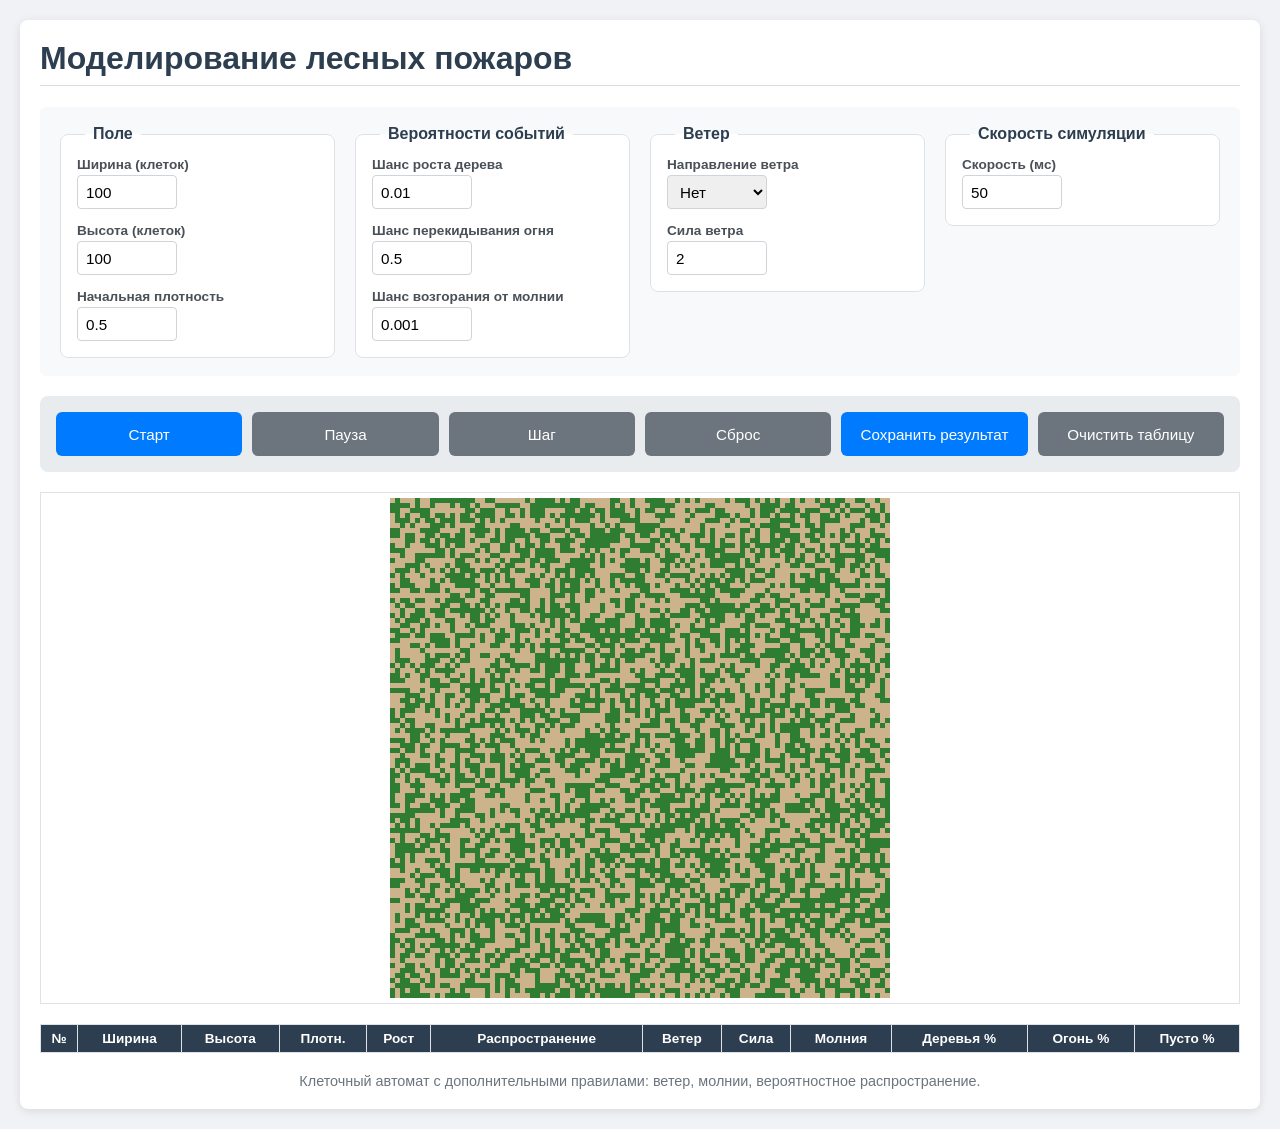
<file: lab03/index.html>
<!doctype html>
<html lang="ru">
  <head>
    <meta charset="UTF-8" />
    <meta name="viewport" content="width=device-width, initial-scale=1.0" />
    <title>Лесные пожары (клеточный автомат)</title>
    <link rel="stylesheet" href="style.css" />
  </head>
  <body>
    <div class="container">
      <h1>Моделирование лесных пожаров</h1>
      <!-- Панель параметров -->
      <div class="params">
        <!-- Группа параметров для лесного поля -->
        <fieldset class="param-group">
          <legend>Поле</legend>

          <div class="param-item">
            <label>Ширина (клеток)</label>
            <input type="number" id="width" value="100" min="10" max="500" />
          </div>
          <div class="param-item">
            <label>Высота (клеток)</label>
            <input type="number" id="height" value="100" min="10" max="500" />
          </div>
          <div class="param-item">
            <label>Начальная плотность</label>
            <input
              type="number"
              id="density"
              value="0.5"
              min="0"
              max="1"
              step="0.01"
            />
          </div>
        </fieldset>
        <!-- Группа параметров для вероятностей событий -->
        <fieldset class="param-group">
          <legend>Вероятности событий</legend>

          <div class="param-item">
            <label>Шанс роста дерева</label>
            <input
              type="number"
              id="growProb"
              value="0.01"
              min="0"
              max="1"
              step="0.001"
            />
          </div>
          <div class="param-item">
            <label>Шанс перекидывания огня</label>
            <input
              type="number"
              id="spreadProb"
              value="0.5"
              min="0"
              max="1"
              step="0.01"
            />
          </div>
          <div class="param-item">
            <label>Шанс возгорания от молнии</label>
            <input
              type="number"
              id="lightningProb"
              value="0.001"
              min="0"
              max="1"
              step="0.0001"
            />
          </div>
        </fieldset>
        <!-- Группа параметров для поведения ветра -->
        <fieldset class="param-group">
          <legend>Ветер</legend>

          <div class="param-item">
            <label>Направление ветра</label>
            <select id="windDir">
              <option value="none">Нет</option>
              <option value="N">Север</option>
              <option value="S">Юг</option>
              <option value="W">Запад</option>
              <option value="E">Восток</option>
            </select>
          </div>
          <div class="param-item">
            <label>Сила ветра</label>
            <input
              type="number"
              id="windFactor"
              value="2"
              min="1"
              max="10"
              step="0.5"
            />
          </div>
        </fieldset>
        <!-- Группа параметров для управления симуляцией -->
        <fieldset class="param-group">
          <legend>Скорость симуляции</legend>

          <div class="param-item">
            <label>Скорость (мс)</label>
            <input
              type="number"
              id="speed"
              value="50"
              min="10"
              max="1000"
              step="10"
            />
          </div>
        </fieldset>
      </div>

      <!-- Панель управления симуляцией -->
      <div class="controls">
        <button id="startBtn" class="btn-primary">Старт</button>
        <button id="pauseBtn" class="btn-secondary">Пауза</button>
        <button id="stepBtn" class="btn-secondary">Шаг</button>
        <button id="resetBtn" class="btn-secondary">Сброс</button>
        <button id="saveBtn" class="btn-primary">Сохранить результат</button>
        <button id="clearTableBtn" class="btn-secondary">
          Очистить таблицу
        </button>
      </div>
      <!-- Канвас для визуализации -->
      <div class="canvas-container">
        <canvas id="forestCanvas"></canvas>
      </div>
      <!-- Таблица для отображения результатов -->
      <div class="table-container">
        <table id="resultsTable">
          <thead>
            <tr>
              <th>№</th>
              <th>Ширина</th>
              <th>Высота</th>
              <th>Плотн.</th>
              <th>Рост</th>
              <th>Распространение</th>
              <th>Ветер</th>
              <th>Сила</th>
              <th>Молния</th>
              <th>Деревья %</th>
              <th>Огонь %</th>
              <th>Пусто %</th>
            </tr>
          </thead>
          <tbody id="tableBody"></tbody>
        </table>
      </div>

      <div class="footer">
        Клеточный автомат с дополнительными правилами: ветер, молнии,
        вероятностное распространение.
      </div>
    </div>
    <script src="main.js"></script>
  </body>
</html>
</file>
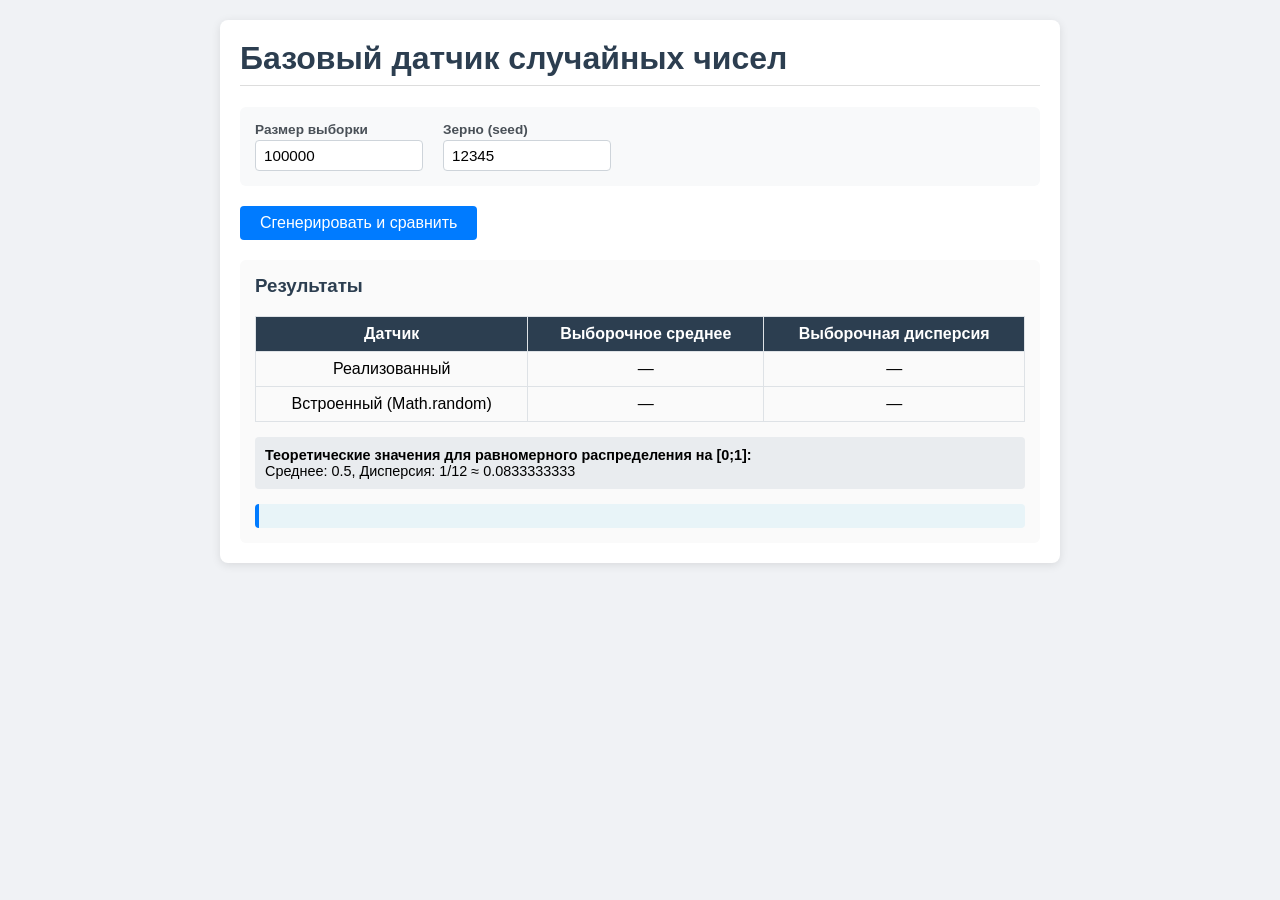
<file: lab04/index.html>
<!doctype html>
<html lang="ru">
  <head>
    <meta charset="UTF-8" />
    <meta name="viewport" content="width=device-width, initial-scale=1.0" />
    <title>Базовый датчик случайных чисел</title>
    <link rel="stylesheet" href="style.css" />
  </head>
  <body>
    <div class="container">
      <h1>Базовый датчик случайных чисел</h1>
      <div class="params">
        <div class="param-item">
          <label>Размер выборки</label>
          <input
            type="number"
            id="sampleSize"
            value="100000"
            min="1000"
            max="1000000"
            step="1000"
          />
        </div>
        <div class="param-item">
          <label>Зерно (seed)</label>
          <input type="number" id="seed" value="12345" min="1" />
        </div>
      </div>
      <div class="controls">
        <button id="runBtn" class="btn-primary">
          Сгенерировать и сравнить
        </button>
      </div>
      <div class="stats-container">
        <h3>Результаты</h3>
        <table id="statsTable">
          <thead>
            <tr>
              <th>Датчик</th>
              <th>Выборочное среднее</th>
              <th>Выборочная дисперсия</th>
            </tr>
          </thead>
          <tbody>
            <tr>
              <td>Реализованный</td>
              <td class="mean-custom">—</td>
              <td class="var-custom">—</td>
            </tr>
            <tr>
              <td>Встроенный (Math.random)</td>
              <td class="mean-builtin">—</td>
              <td class="var-builtin">—</td>
            </tr>
          </tbody>
        </table>
        <div class="theoretical">
          <strong
            >Теоретические значения для равномерного распределения на
            [0;1]:</strong
          ><br />
          Среднее: 0.5, Дисперсия: 1/12 ≈ 0.0833333333
        </div>
        <div id="conclusion" class="conclusion"></div>
      </div>
    </div>
    <script src="main.js"></script>
  </body>
</html>
</file>
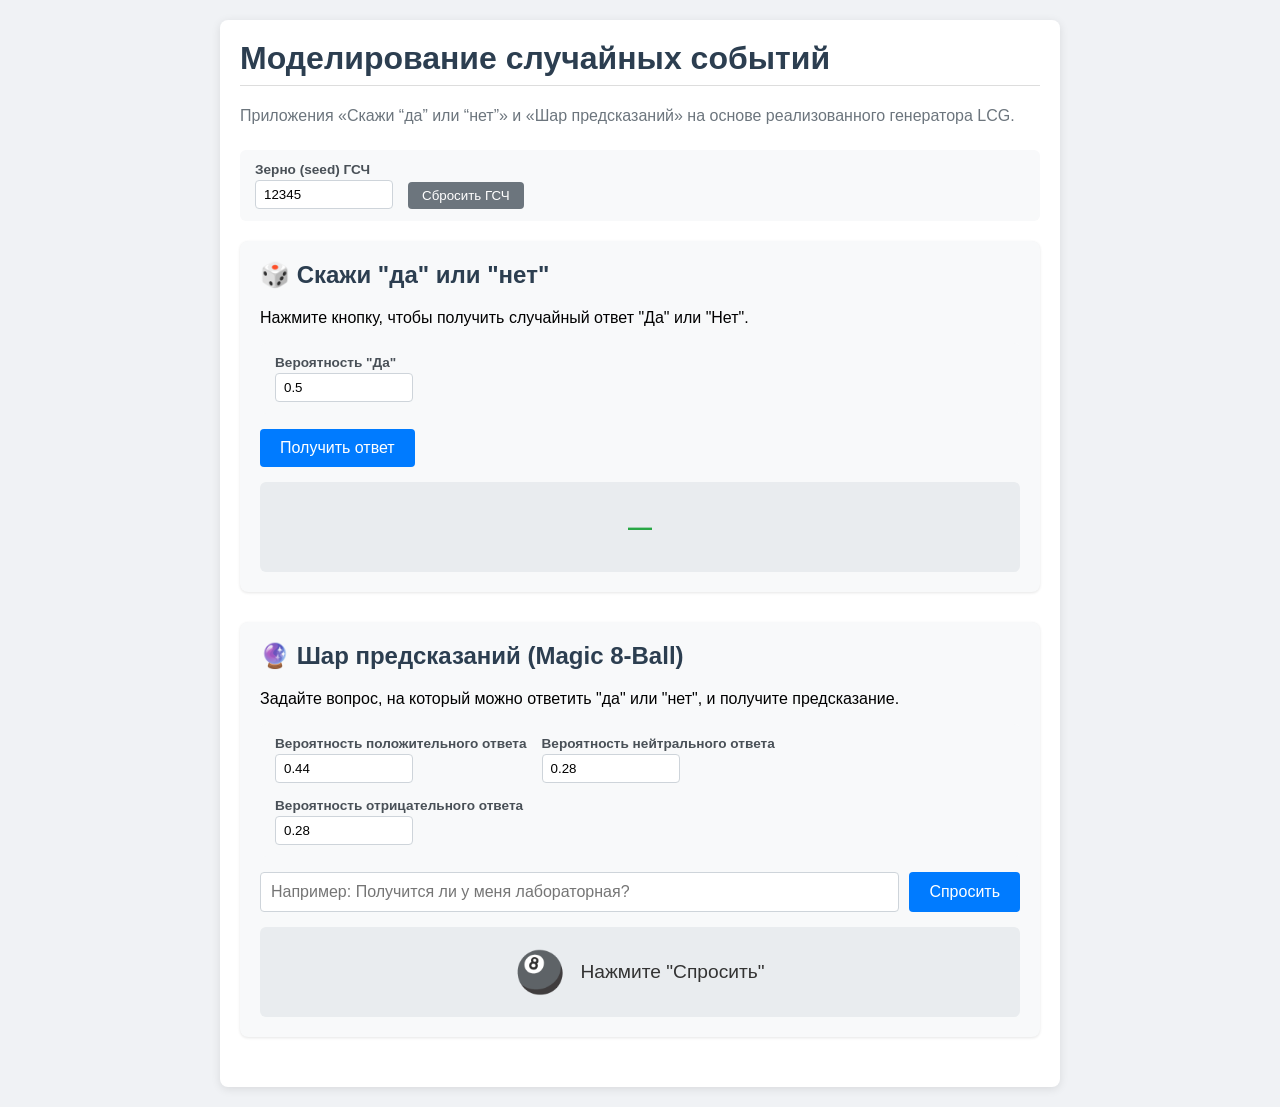
<file: lab05/index.html>
<!doctype html>
<html lang="ru">
  <head>
    <meta charset="UTF-8" />
    <meta name="viewport" content="width=device-width, initial-scale=1.0" />
    <title>Лабораторная работа: Случайные события (собственный ГСЧ)</title>
    <link rel="stylesheet" href="style.css" />
  </head>
  <body>
    <div class="container">
      <h1>Моделирование случайных событий</h1>
      <p class="description">
        Приложения «Скажи “да” или “нет”» и «Шар предсказаний» на основе
        реализованного генератора LCG.
      </p>

      <!-- Настройка генератора -->
      <div class="generator-settings">
        <div class="param-item">
          <label>Зерно (seed) ГСЧ</label>
          <input type="number" id="seed" value="12345" min="1" />
        </div>
        <button id="resetSeedBtn" class="btn-secondary">Сбросить ГСЧ</button>
      </div>

      <!-- Часть 1: Скажи "да" или "нет" -->
      <div class="card">
        <h2>🎲 Скажи "да" или "нет"</h2>
        <p>Нажмите кнопку, чтобы получить случайный ответ "Да" или "Нет".</p>
        <div class="param-group">
          <div class="param-item">
            <label>Вероятность "Да"</label>
            <input
              type="number"
              id="yesNoProbability"
              value="0.5"
              min="0"
              max="1"
              step="0.01"
            />
          </div>
        </div>
        <button id="yesNoBtn" class="btn-primary">Получить ответ</button>
        <div id="yesNoResult" class="result">—</div>
      </div>

      <!-- Часть 2: Шар предсказаний (Magic 8-Ball) -->
      <div class="card">
        <h2>🔮 Шар предсказаний (Magic 8‑Ball)</h2>
        <p>
          Задайте вопрос, на который можно ответить "да" или "нет", и получите
          предсказание.
        </p>
        <div class="param-group">
          <div class="param-item">
            <label>Вероятность положительного ответа</label>
            <input
              type="number"
              id="answerPositiveProbability"
              value="0.44"
              min="0"
              max="1"
              step="0.01"
            />
          </div>
          <div class="param-item">
            <label>Вероятность нейтрального ответа</label>
            <input
              type="number"
              id="answerNeutralProbability"
              value="0.28"
              min="0"
              max="1"
              step="0.01"
            />
          </div>
          <div class="param-item">
            <label>Вероятность отрицательного ответа</label>
            <input
              type="number"
              id="answerNegativeProbability"
              value="0.28"
              min="0"
              max="1"
              step="0.01"
            />
          </div>
        </div>
        <div class="input-group">
          <input
            type="text"
            id="question"
            placeholder="Например: Получится ли у меня лабораторная?"
            maxlength="200"
          />
          <button id="askBtn" class="btn-primary">Спросить</button>
        </div>
        <div id="magicResult" class="result">
          <div class="ball-placeholder">🎱</div>
          <div class="answer-text">—</div>
        </div>
      </div>
    </div>
    <script src="main.js"></script>
  </body>
</html>
</file>
<file: lab03/style.css>
body {
  font-family: "Segoe UI", Tahoma, Geneva, Verdana, sans-serif;
  background: #f0f2f5;
  margin: 0;
  padding: 20px;
}
.container {
  max-width: 1200px;
  margin: 0 auto;
  background: white;
  border-radius: 8px;
  box-shadow: 0 2px 10px rgba(0, 0, 0, 0.1);
  padding: 20px;
}
h1 {
  color: #2c3e50;
  margin-top: 0;
  border-bottom: 1px solid #ddd;
  padding-bottom: 8px;
}
.params {
  background: #f8f9fa;
  border-radius: 6px;
  padding: 18px;
  margin-bottom: 20px;
  display: grid;
  grid-template-columns: repeat(auto-fit, minmax(260px, 1fr));
  gap: 16px;
  align-items: start;
}
.param-group {
  border: 1px solid #dee2e6;
  border-radius: 8px;
  padding: 14px 16px 16px;
  background: #ffffff;
  display: grid;
  grid-template-columns: repeat(auto-fit, minmax(200px, 1fr));
  gap: 14px;
}
.param-group legend {
  font-weight: 700;
  padding: 0 8px;
  margin-left: 8px;
  color: #2c3e50;
}
.param-item {
  display: flex;
  flex-direction: column;
  min-width: 100px;
}
.param-item label {
  font-weight: 600;
  font-size: 0.85rem;
  margin-bottom: 3px;
  color: #495057;
}
.param-item input,
.param-item select {
  padding: 6px 8px;
  border: 1px solid #ced4da;
  border-radius: 4px;
  font-size: 0.95rem;
  width: 100px;
  height: 34px;
  line-height: 1.2;
  box-sizing: border-box;
}
.controls {
  display: grid;
  grid-template-columns: repeat(auto-fit, minmax(140px, 1fr));
  gap: 10px;
  margin-bottom: 20px;
  background: #e9ecef;
  padding: 16px;
  border-radius: 8px;
}
button {
  padding: 10px 14px;
  border: none;
  border-radius: 6px;
  font-size: 0.95rem;
  cursor: pointer;
  transition:
    background 0.15s,
    transform 0.12s;
  min-height: 44px;
}
button:active {
  transform: translateY(1px);
}
.btn-primary {
  background: #007bff;
  color: white;
}
.btn-primary:hover {
  background: #0056b3;
}
.btn-secondary {
  background: #6c757d;
  color: white;
}
.btn-secondary:hover {
  background: #5a6268;
}
.canvas-container {
  text-align: center;
  margin: 20px 0;
  border: 1px solid #dee2e6;
  background: white;
  padding: 5px;
  overflow-x: auto;
}
#forestCanvas {
  display: block;
  margin: 0 auto;
  image-rendering: pixelated;
  background: #eee;
}
.table-container {
  margin-top: 20px;
  overflow-x: auto;
}
table {
  width: 100%;
  border-collapse: collapse;
  background: white;
  font-size: 0.85rem;
  border: 1px solid #dee2e6;
}
th {
  background: #2c3e50;
  color: white;
  padding: 8px 3px;
  white-space: nowrap;
}
td,
th {
  border: 1px solid #dee2e6;
  padding: 6px 3px;
  text-align: center;
}
.footer {
  margin-top: 20px;
  font-size: 0.9rem;
  color: #6c757d;
  text-align: center;
}
</file>
<file: lab04/style.css>
body {
  font-family: "Segoe UI", Tahoma, Geneva, Verdana, sans-serif;
  background: #f0f2f5;
  margin: 0;
  padding: 20px;
}
.container {
  max-width: 800px;
  margin: 0 auto;
  background: white;
  border-radius: 8px;
  box-shadow: 0 2px 10px rgba(0, 0, 0, 0.1);
  padding: 20px;
}
h1 {
  color: #2c3e50;
  margin-top: 0;
  border-bottom: 1px solid #ddd;
  padding-bottom: 8px;
}
.params {
  background: #f8f9fa;
  border-radius: 6px;
  padding: 15px;
  margin-bottom: 20px;
  display: flex;
  flex-wrap: wrap;
  gap: 20px;
  align-items: flex-end;
}
.param-item {
  display: flex;
  flex-direction: column;
}
.param-item label {
  font-weight: 600;
  font-size: 0.85rem;
  margin-bottom: 3px;
  color: #495057;
}
.param-item input {
  padding: 6px 8px;
  border: 1px solid #ced4da;
  border-radius: 4px;
  font-size: 0.95rem;
  width: 150px;
}
.controls {
  margin-bottom: 20px;
}
.btn-primary {
  background: #007bff;
  color: white;
  padding: 8px 20px;
  border: none;
  border-radius: 4px;
  font-size: 1rem;
  cursor: pointer;
  transition: background 0.15s;
}
.btn-primary:hover {
  background: #0056b3;
}
.stats-container {
  background: #fafafa;
  padding: 15px;
  border-radius: 6px;
}
h3 {
  margin-top: 0;
  color: #2c3e50;
}
table {
  width: 100%;
  border-collapse: collapse;
  margin-bottom: 15px;
}
th,
td {
  border: 1px solid #dee2e6;
  padding: 8px;
  text-align: center;
}
th {
  background: #2c3e50;
  color: white;
}
.theoretical {
  background: #e9ecef;
  padding: 10px;
  border-radius: 4px;
  margin: 10px 0;
  font-size: 0.9rem;
}
.conclusion {
  background: #e8f4f8;
  padding: 12px;
  border-radius: 4px;
  margin-top: 15px;
  font-size: 0.95rem;
  border-left: 4px solid #007bff;
}
</file>
<file: lab05/style.css>
body {
  font-family: "Segoe UI", Tahoma, Geneva, Verdana, sans-serif;
  background: #f0f2f5;
  margin: 0;
  padding: 20px;
}
.container {
  max-width: 800px;
  margin: 0 auto;
  background: white;
  border-radius: 8px;
  box-shadow: 0 2px 10px rgba(0, 0, 0, 0.1);
  padding: 20px;
}
h1 {
  color: #2c3e50;
  margin-top: 0;
  border-bottom: 1px solid #ddd;
  padding-bottom: 8px;
}
.description {
  color: #6c757d;
  margin-bottom: 25px;
}
.generator-settings {
  background: #f8f9fa;
  border-radius: 6px;
  padding: 12px 15px;
  margin-bottom: 20px;
  display: flex;
  flex-wrap: wrap;
  align-items: flex-end;
  gap: 15px;
}
.param-group {
  background: #f8f9fa;
  border-radius: 6px;
  padding: 12px 15px;
  margin-bottom: 15px;
  display: flex;
  flex-wrap: wrap;
  gap: 15px;
}
.param-item {
  display: flex;
  flex-direction: column;
}
.param-item label {
  font-weight: 600;
  font-size: 0.85rem;
  margin-bottom: 3px;
  color: #495057;
}
.param-item input {
  padding: 6px 8px;
  border: 1px solid #ced4da;
  border-radius: 4px;
  width: 120px;
}
.btn-secondary {
  background: #6c757d;
  color: white;
  border: none;
  padding: 6px 14px;
  border-radius: 4px;
  cursor: pointer;
}
.btn-secondary:hover {
  background: #5a6268;
}
.card {
  background: #f8f9fa;
  border-radius: 8px;
  padding: 20px;
  margin-bottom: 30px;
  box-shadow: 0 1px 3px rgba(0, 0, 0, 0.1);
}
.card h2 {
  margin-top: 0;
  color: #2c3e50;
}
.btn-primary {
  background: #007bff;
  color: white;
  border: none;
  padding: 10px 20px;
  border-radius: 4px;
  cursor: pointer;
  font-size: 1rem;
  transition: background 0.15s;
}
.btn-primary:hover {
  background: #0056b3;
}
.result {
  margin-top: 15px;
  font-size: 1.5rem;
  font-weight: bold;
  text-align: center;
  padding: 15px;
  background: #e9ecef;
  border-radius: 6px;
  min-height: 60px;
  display: flex;
  align-items: center;
  justify-content: center;
  gap: 15px;
}
#yesNoResult {
  color: #28a745;
}
.input-group {
  display: flex;
  gap: 10px;
  margin-bottom: 15px;
}
#question {
  flex: 1;
  padding: 10px;
  border: 1px solid #ced4da;
  border-radius: 4px;
  font-size: 1rem;
}
.ball-placeholder {
  font-size: 2.5rem;
}
.answer-text {
  font-size: 1.2rem;
  font-weight: normal;
  color: #333;
}
</file>
